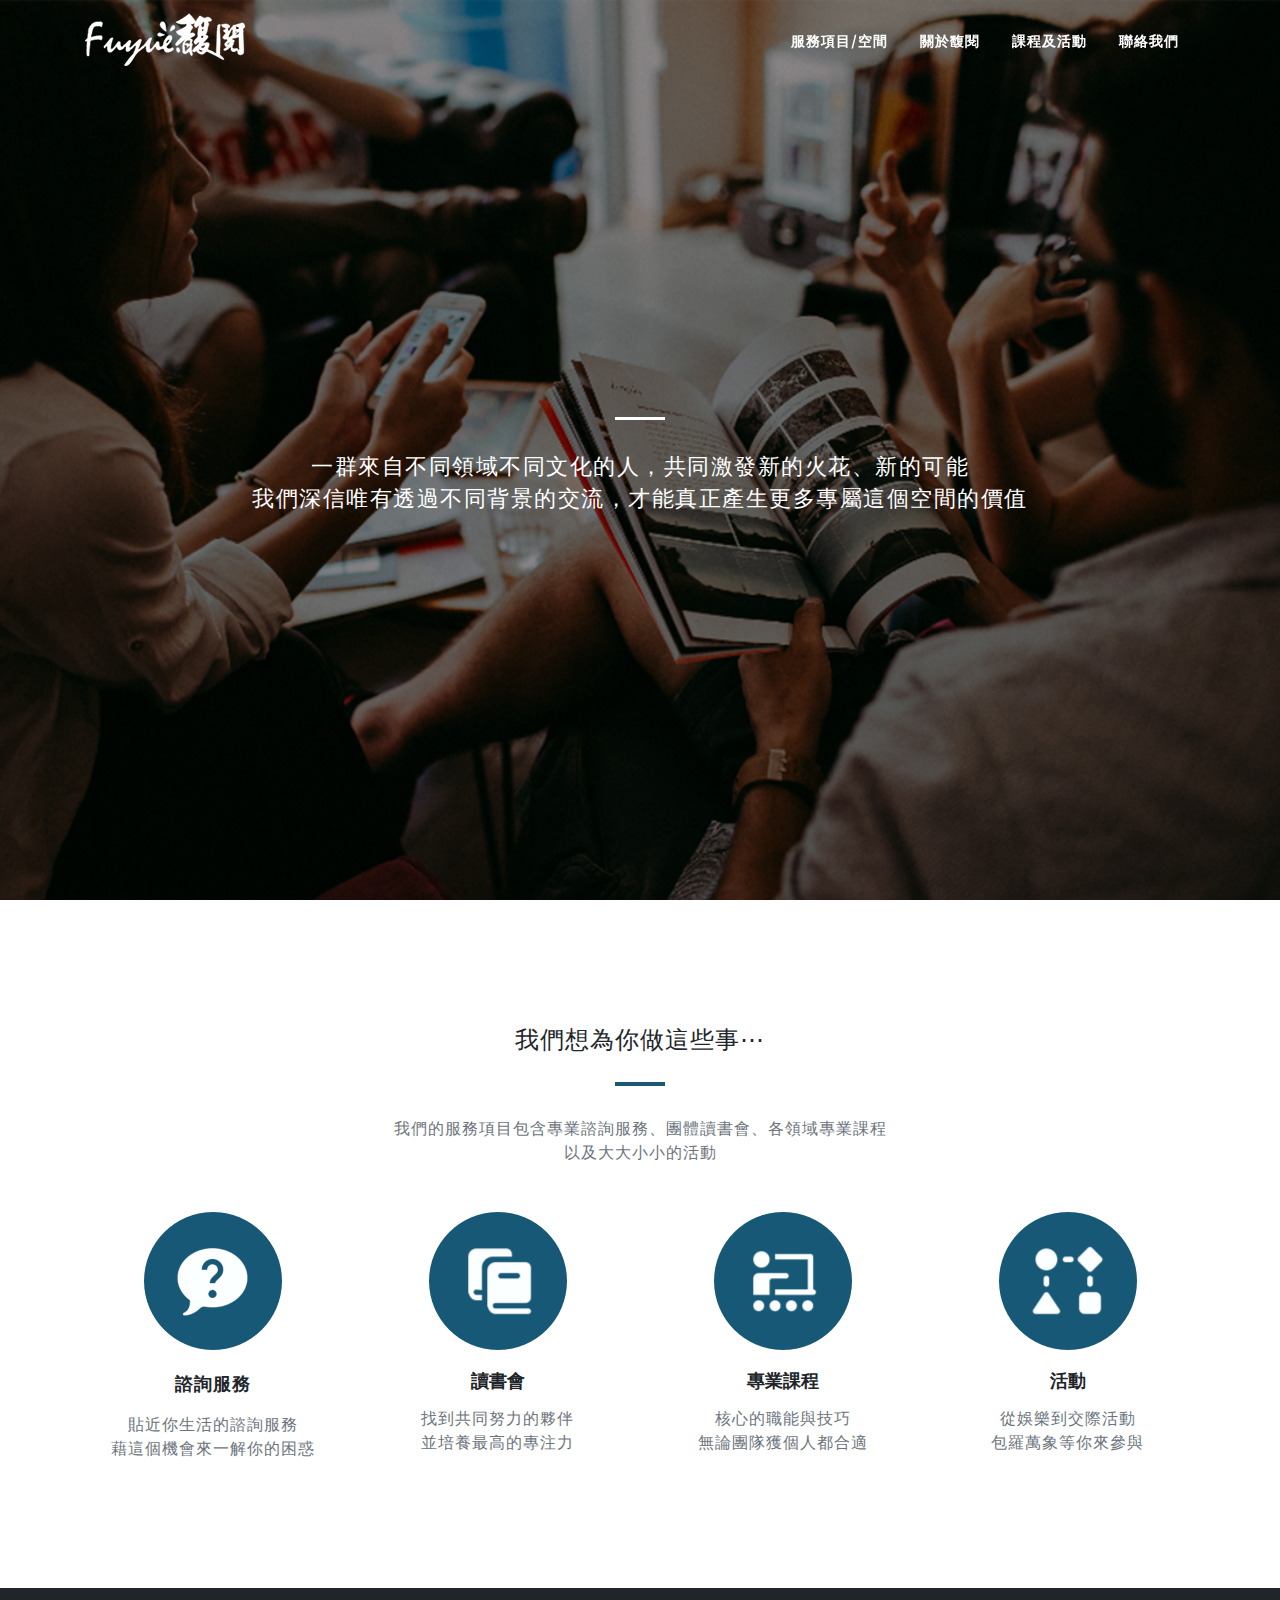
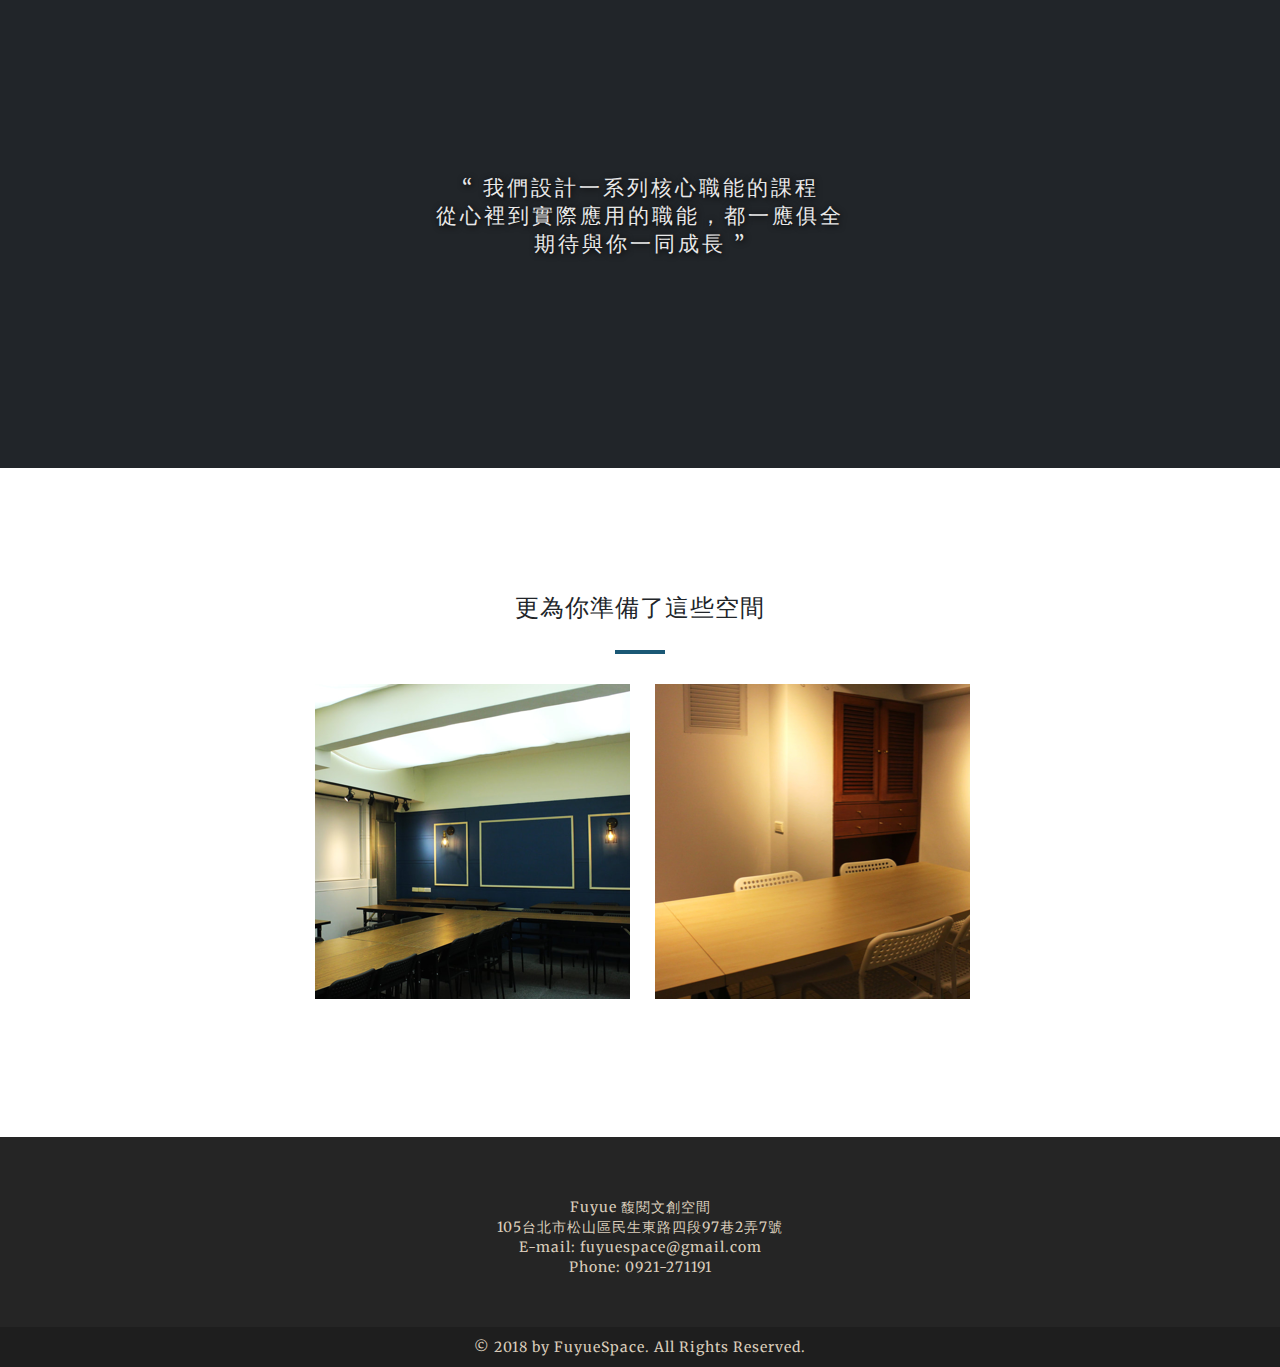
<file: web container/bootstrap/index.html>
<!DOCTYPE html>
<html lang="en">

  <head>

    <meta charset="utf-8">
    <meta name="viewport" content="width=device-width, initial-scale=1, shrink-to-fit=no">
    <meta name="description" content="">
    <meta name="author" content="">

    <title>Fuyue馥閱文創</title>

    <!-- Bootstrap core CSS -->
    <link href="css/bootstrap.min.css" rel="stylesheet">

    <!-- Custom fonts for this template -->
    <link href="css/font-awesome.min.css" rel="stylesheet" type="text/css">
    <link href='https://fonts.googleapis.com/css?family=Open+Sans:300italic,400italic,600italic,700italic,800italic,400,300,600,700,800' rel='stylesheet' type='text/css'>
    <link href='https://fonts.googleapis.com/css?family=Merriweather:400,300,300italic,400italic,700,700italic,900,900italic' rel='stylesheet' type='text/css'>

    <!-- Plugin CSS -->
    <link href="css/magnific-popup.css" rel="stylesheet">

    <!-- Custom styles for this template -->
    <link href="css/creative.min.css" rel="stylesheet">
    <link href="css/creative.css" rel="stylesheet">

  </head>

  <body id="page-top">

    <!-- Navigation -->
    <nav class="navbar navbar-expand-lg navbar-light fixed-top" id="mainNav">
      <div class="container">
        <a class="navbar-brand js-scroll-trigger" href="index.html"><img src="img/logo.png" alt=""></a>
        <button class="navbar-toggler navbar-toggler-right nav_color" type="button" data-toggle="collapse" data-target="#navbarResponsive" aria-controls="navbarResponsive" aria-expanded="false" aria-label="Toggle navigation">
          <span class="navbar-toggler-icon"></span>
        </button>
        <div class="collapse navbar-collapse" id="navbarResponsive">
          <ul class="navbar-nav ml-auto">
            <li class="nav-item">
              <a class="nav-link js-scroll-trigger" href="#">服務項目/空間</a>
            </li>
            <li class="nav-item">
              <a class="nav-link js-scroll-trigger" href="#">關於馥閱</a>
            </li>
            <li class="nav-item">
              <a class="nav-link js-scroll-trigger" href="#p">課程及活動</a>
            </li>
            <li class="nav-item">
              <a class="nav-link js-scroll-trigger" href="contact.html">聯絡我們</a>
            </li>
          </ul>
        </div>
      </div>
    </nav>

     <header class="masthead text-center text-white d-flex">
      <div class="container my-auto">
        <div class="row">
            <div class="col-lg-10 mx-auto">
              <hr>
            </div>
            <div class="col-lg-10 mx-auto">
                <p class="text-faded ">一群來自不同領域不同文化的人，共同激發新的火花、新的可能</p>
                <p class="text-faded ">我們深信唯有透過不同背景的交流，才能真正產生更多專屬這個空間的價值</p>
            </div>
        </div>
      </div>
    </header>


     <section class="service">
      <div class="container">
        <div class="row">
          <div class="col-lg-12 text-center">
            <p class="section-heading">我們想為你做這些事⋯</p>
            <hr class="hr2">
            <p class="text-muted mb-0">我們的服務項目包含專業諮詢服務、團體讀書會、各領域專業課程</p>
            <p class="text-muted mb-0">以及大大小小的活動</p>
          </div>
        </div>
      </div>
      <div class="container">
        <div class="row">
          <div class="col-lg-3 col-md-6 text-center">
            <div class="service-box mt-5 mx-auto">
              <img src="img/index_icon_ask.png" alt="">
                <p class="mb-3 serviceh">諮詢服務</p>
              <div>
                <p class="text-muted mb-0"> 貼近你生活的諮詢服務</p>
                <p class="text-muted mb-0"> 藉這個機會來一解你的困惑</p>
              </div>
            </div>
          </div>
          <div class="col-lg-3 col-md-6 text-center">
            <div class="service-box mt-5 mx-auto">
              <img src="img/index_icon_read.png" alt="">
              <h5 class="mb-3 serviceh">讀書會</h5>
              <div>
                <p class="text-muted mb-0">找到共同努力的夥伴</p></div>
                <p class="text-muted mb-0">並培養最高的專注力</p></div>
              </div>
          <div class="col-lg-3 col-md-6 text-center">
            <div class="service-box mt-5 mx-auto">
              <img src="img/index_icon_class.png" alt="">
              <h5 class="mb-3 serviceh">專業課程</h5>
              <div>
                <p class="text-muted mb-0">核心的職能與技巧</p>
                <p class="text-muted mb-0">無論團隊獲個人都合適</p>
              </div>
            </div>
          </div>
          <div class="col-lg-3 col-md-6 text-center">
            <div class="service-box mt-5 mx-auto">
              <img src="img/index_icon_activity.png" alt="">
              <h5 class="mb-3 serviceh">活動</h5>
              <div>
                <p class="text-muted mb-0">從娛樂到交際活動</p>
                <p class="text-muted mb-0">包羅萬象等你來參與</p>
              </div>
            </div>
          </div>
        </div>
        </div>
    </section>

     <section class="bg-dark text-white">
      <div class="container text-center">
        <div class="bannertext">
          <p class="mb-1">“ 我們設計一系列核心職能的課程</p>
          <p class="mb-1">從心裡到實際應用的職能，都一應俱全</p>
          <p class="mb-1">期待與你一同成長 ”</p>
        </div>
      </div>
    </section>

    <section>
      <div class="container">
        <div class="row">
          <div class="col-lg-8 mx-auto text-center">
            <p class="section-heading">更為你準備了這些空間</p>
            <hr class="hr2">
          </div>
        </div>

        <div class="row space_right">
         <div class="col-md-6">
          <div class="portfolio-box mb-2">
            <div class="space_img">
              <img class="img-fluid" src="img/index_img_bigroom.png" alt="">
              <div class="portfolio-box-caption">
                <div class="portfolio-box-caption-content">
                  <div class="project-category text-faded">
                    <p>活動教室</p>
                  </div>
                  <div class="project-name">
                    <p class="mb-3">30人以下講座、活動展演場地</p>
                    <a href="#" class="btn btn-info" role="button">More</a>
                  </div>
                </div>
              </div>
            </div>
          </div>
         </div>
         <div class="col-md-6">
          <div class="portfolio-box">
            <div class="space_img">
              <img class="img-fluid" src="img/index_img_smallroom.png" alt="">
              <div class="portfolio-box-caption">
                <div class="portfolio-box-caption-content">
                  <div class="project-category text-faded">
                    <p>會議間</p>
                  </div>
                  <div class="project-name">
                    <p class="mb-3">2-10人小型會議間</p>
                    <a href="#" class="btn btn-info" role="button">More</a>
                  </div>
                </div>
              </div>
            </div>
          </div>
        </div>

      </section>

    <footer>
      <div class=" col-lg-12 ml-auto text-center footer">
        <div class="footertext">
          <p>Fuyue 馥閱文創空間</p>
          <p>105台北市松山區民生東路四段97巷2弄7號</p>
          <p>E-mail: fuyuespace@gmail.com</p>
          <p>Phone: 0921-271191</p>
        </div>
      </div>
      <div class="col-lg-12 ml-auto text-center copyright">
          <p>&copy; 2018 by FuyueSpace. All Rights Reserved.<p>
        </div>
    </footer>



    <!-- Bootstrap core JavaScript -->
    <script src="js/jquery.min.js"></script>
    <script src="js/bootstrap.bundle.min.js"></script>

    <!-- Plugin JavaScript -->
    <script src="js/jquery.easing.min.js"></script>
    <script src="js/scrollreveal.min.js"></script>
    <script src="js/jquery.magnific-popup.min.js"></script>

    <!-- Custom scripts for this template -->
    <script src="js/creative.min.js"></script>

  </body>

</html>
</file>
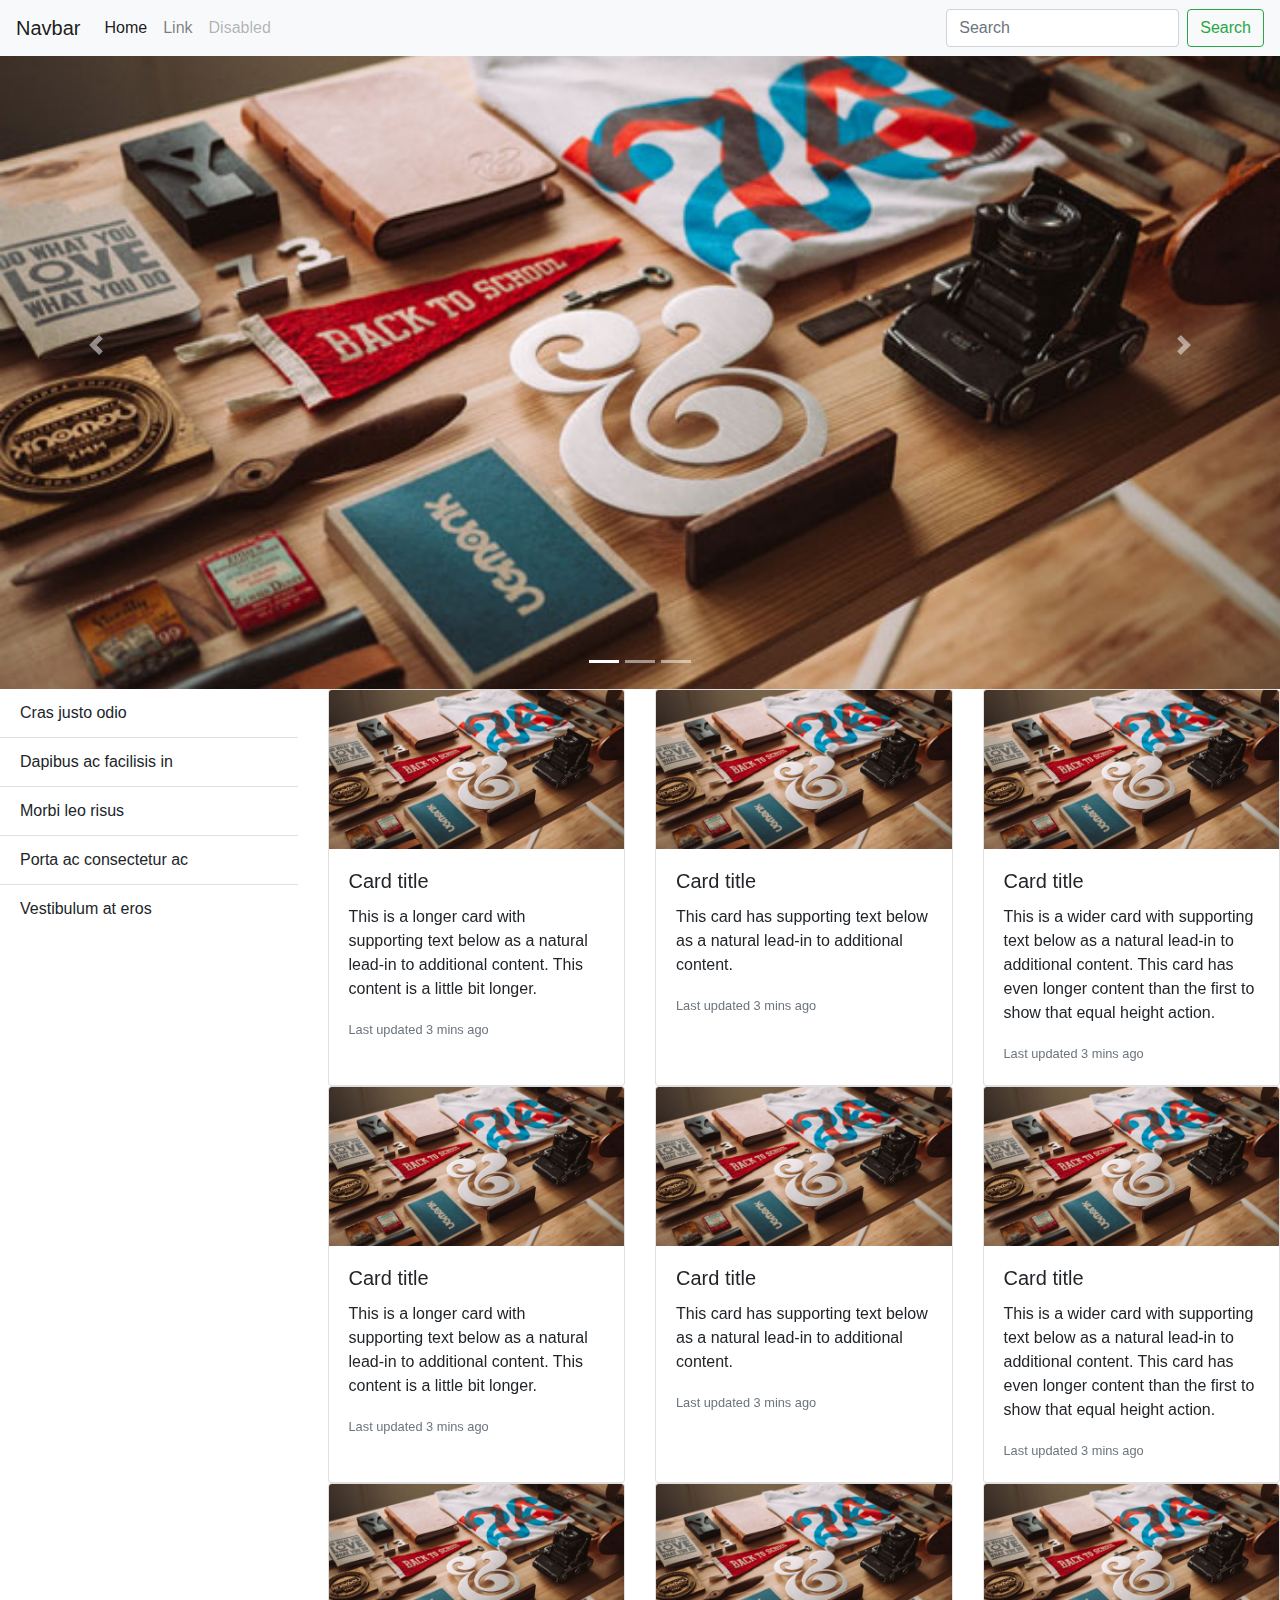
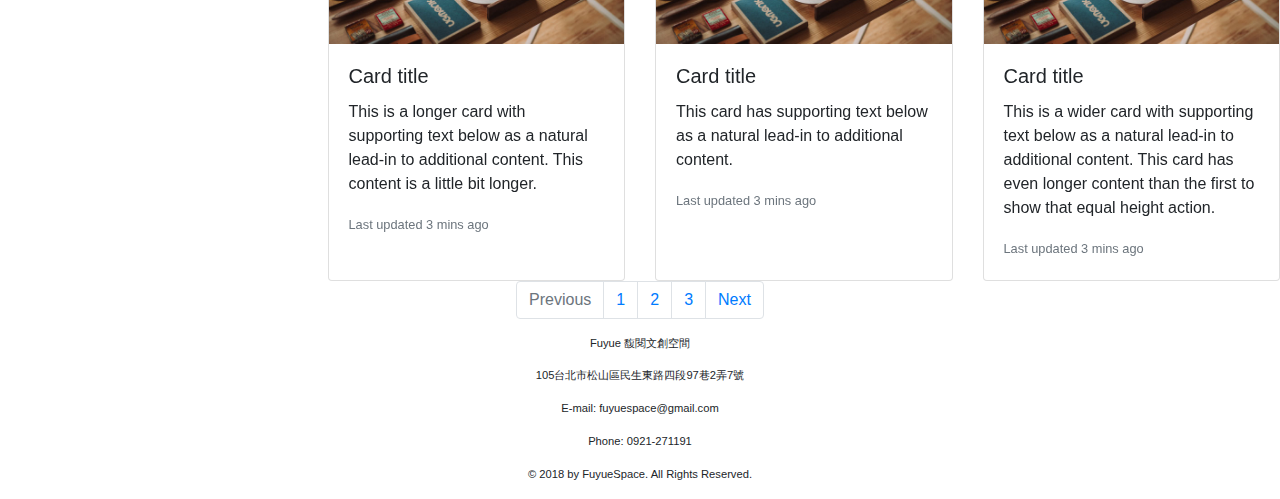
<file: web container/project/index.html>
<!DOCTYPE html>
<html lang="en">
<head>
  <title>Bootstrap Example</title>
  <meta charset="utf-8">
  <meta name="viewport" content="width=device-width, initial-scale=1">
  <link href="css/bootstrap.min.css" rel="stylesheet">
  <link href="css/main.css" rel="stylesheet">
  <script src="https://ajax.googleapis.com/ajax/libs/jquery/3.3.1/jquery.min.js"></script>
  <script src="https://maxcdn.bootstrapcdn.com/bootstrap/3.3.7/js/bootstrap.min.js"></script>
</head>
<body>

  <nav class="navbar navbar-expand-lg navbar-light bg-light fixed-top">
    <button class="navbar-toggler" type="button" data-toggle="collapse" data-target="#navbarTogglerDemo03" aria-controls="navbarTogglerDemo03" aria-expanded="false" aria-label="Toggle navigation">
      <span class="navbar-toggler-icon"></span>
    </button>
    <a class="navbar-brand" href="#">Navbar</a>

    <div class="collapse navbar-collapse" id="navbarTogglerDemo03">
      <ul class="navbar-nav mr-auto mt-2 mt-lg-0">
        <li class="nav-item active">
          <a class="nav-link" href="#">Home <span class="sr-only">(current)</span></a>
        </li>
        <li class="nav-item">
          <a class="nav-link" href="#">Link</a>
        </li>
        <li class="nav-item">
          <a class="nav-link disabled" href="#">Disabled</a>
        </li>
      </ul>
      <form class="form-inline my-2 my-lg-0">
        <input class="form-control mr-sm-2" type="search" placeholder="Search" aria-label="Search">
        <button class="btn btn-outline-success my-2 my-sm-0" type="submit">Search</button>
      </form>
    </div>
  </nav>

  <div id="carouselExampleIndicators" class="carousel slide" data-ride="carousel">
  <ol class="carousel-indicators">
    <li data-target="#carouselExampleIndicators" data-slide-to="0" class="active"></li>
    <li data-target="#carouselExampleIndicators" data-slide-to="1"></li>
    <li data-target="#carouselExampleIndicators" data-slide-to="2"></li>
  </ol>
  <div class="carousel-inner">
    <div class="carousel-item active">
      <img class="d-block w-100" src="img/1.jpg" alt="First slide">
    </div>
    <div class="carousel-item">
      <img class="d-block w-100" src="img/2.jpg" alt="Second slide">
    </div>
    <div class="carousel-item">
      <img class="d-block w-100" src="img/3.jpg" alt="Third slide">
    </div>
  </div>
  <a class="carousel-control-prev" href="#carouselExampleIndicators" role="button" data-slide="prev">
    <span class="carousel-control-prev-icon" aria-hidden="true"></span>
    <span class="sr-only">Previous</span>
  </a>
  <a class="carousel-control-next" href="#carouselExampleIndicators" role="button" data-slide="next">
    <span class="carousel-control-next-icon" aria-hidden="true"></span>
    <span class="sr-only">Next</span>
  </a>
</div>

<div class="row">

  <div class="col-lg-3 ">
   <ul class="list-group list-group-flush">
      <li class="list-group-item">Cras justo odio</li>
      <li class="list-group-item">Dapibus ac facilisis in</li>
      <li class="list-group-item">Morbi leo risus</li>
      <li class="list-group-item">Porta ac consectetur ac</li>
      <li class="list-group-item">Vestibulum at eros</li>
   </ul>
  </div>

  <div class="col-lg-9">
    <div class="card-deck">
      <div class="card">
        <img class="card-img-top" src="img/1.jpg" alt="Card image cap">
        <div class="card-body">
          <h5 class="card-title">Card title</h5>
          <p class="card-text">This is a longer card with supporting text below as a natural lead-in to additional content. This content is a little bit longer.</p>
          <p class="card-text"><small class="text-muted">Last updated 3 mins ago</small></p>
        </div>
      </div>
      <div class="card">
        <img class="card-img-top" src="img/1.jpg" alt="Card image cap">
        <div class="card-body">
          <h5 class="card-title">Card title</h5>
          <p class="card-text">This card has supporting text below as a natural lead-in to additional content.</p>
          <p class="card-text"><small class="text-muted">Last updated 3 mins ago</small></p>
        </div>
      </div>
      <div class="card">
        <img class="card-img-top" src="img/1.jpg" alt="Card image cap">
        <div class="card-body">
          <h5 class="card-title">Card title</h5>
          <p class="card-text">This is a wider card with supporting text below as a natural lead-in to additional content. This card has even longer content than the first to show that equal height action.</p>
          <p class="card-text"><small class="text-muted">Last updated 3 mins ago</small></p>
        </div>
      </div>
    </div>

    <div class="card-deck">
      <div class="card">
        <img class="card-img-top" src="img/1.jpg" alt="Card image cap">
        <div class="card-body">
          <h5 class="card-title">Card title</h5>
          <p class="card-text">This is a longer card with supporting text below as a natural lead-in to additional content. This content is a little bit longer.</p>
          <p class="card-text"><small class="text-muted">Last updated 3 mins ago</small></p>
        </div>
      </div>
      <div class="card">
        <img class="card-img-top" src="img/1.jpg" alt="Card image cap">
        <div class="card-body">
          <h5 class="card-title">Card title</h5>
          <p class="card-text">This card has supporting text below as a natural lead-in to additional content.</p>
          <p class="card-text"><small class="text-muted">Last updated 3 mins ago</small></p>
        </div>
      </div>
      <div class="card">
        <img class="card-img-top" src="img/1.jpg" alt="Card image cap">
        <div class="card-body">
          <h5 class="card-title">Card title</h5>
          <p class="card-text">This is a wider card with supporting text below as a natural lead-in to additional content. This card has even longer content than the first to show that equal height action.</p>
          <p class="card-text"><small class="text-muted">Last updated 3 mins ago</small></p>
        </div>
      </div>
    </div>
    <div class="card-deck">
      <div class="card">
        <img class="card-img-top" src="img/1.jpg" alt="Card image cap">
        <div class="card-body">
          <h5 class="card-title">Card title</h5>
          <p class="card-text">This is a longer card with supporting text below as a natural lead-in to additional content. This content is a little bit longer.</p>
          <p class="card-text"><small class="text-muted">Last updated 3 mins ago</small></p>
        </div>
      </div>
      <div class="card">
        <img class="card-img-top" src="img/1.jpg" alt="Card image cap">
        <div class="card-body">
          <h5 class="card-title">Card title</h5>
          <p class="card-text">This card has supporting text below as a natural lead-in to additional content.</p>
          <p class="card-text"><small class="text-muted">Last updated 3 mins ago</small></p>
        </div>
      </div>
      <div class="card">
        <img class="card-img-top" src="img/1.jpg" alt="Card image cap">
        <div class="card-body">
          <h5 class="card-title">Card title</h5>
          <p class="card-text">This is a wider card with supporting text below as a natural lead-in to additional content. This card has even longer content than the first to show that equal height action.</p>
          <p class="card-text"><small class="text-muted">Last updated 3 mins ago</small></p>
        </div>
      </div>
    </div>

  </div>
</div>



<nav aria-label="Page navigation example">
  <ul class="pagination justify-content-center">
    <li class="page-item disabled">
      <a class="page-link" href="#" tabindex="-1">Previous</a>
    </li>
    <li class="page-item"><a class="page-link" href="#">1</a></li>
    <li class="page-item"><a class="page-link" href="#">2</a></li>
    <li class="page-item"><a class="page-link" href="#">3</a></li>
    <li class="page-item">
      <a class="page-link" href="#">Next</a>
    </li>
  </ul>
</nav>

</body>
<footer>

  <div class=" col-lg-12 ml-auto text-center footer">
    <div class="footer-items">
      <p>Fuyue 馥閱文創空間</p>
      <p>105台北市松山區民生東路四段97巷2弄7號</p>
      <p>E-mail: fuyuespace@gmail.com</p>
      <p>Phone: 0921-271191</p>
      <p>&copy; 2018 by FuyueSpace. All Rights Reserved.<p>
    </div>
  </div>
</footer>

<script src="js/jquery.min.js"></script>
<script src="js/bootstrap.bundle.min.js"></script>
</html>
</file>
<file: web container/project/css/main.css>
.font{
  color:black;
}

.footer{

}

.footer-items{
  font-size: 0.7em;
}
</file>
<file: web container/bootstrap/css/creative.min.css>
body,html{width:100%;height:100%}body{font-family:Merriweather,'Helvetica Neue',Arial,sans-serif}hr{max-width:50px;border-width:3px;border-color:#1a5875}hr.light{border-color:#fff}a{color:#f05f40;-webkit-transition:all .2s;-moz-transition:all .2s;transition:all .2s}a:hover{color:#1a5875}h1,h2,h3,h4,h5,h6{font-family:'Open Sans','Helvetica Neue',Arial,sans-serif}.bg-primary{background-color:#f05f40!important}.bg-dark{background-color:#212529!important}.text-faded{color:rgba(255,255,255,.7)}section{padding:8rem 0}.section-heading{margin-top:0}::-moz-selection{color:#fff;background:#212529;text-shadow:none}::selection{color:#fff;background:#212529;text-shadow:none}img::selection{color:#fff;background:0 0}img::-moz-selection{color:#fff;background:0 0}#mainNav{border-bottom:1px solid rgba(33,37,41,.1);background-color:#fff;font-family:'Open Sans','Helvetica Neue',Arial,sans-serif;-webkit-transition:all .2s;-moz-transition:all .2s;transition:all .2s}#mainNav .navbar-brand{font-weight:700;text-transform:uppercase;color:#f05f40;font-family:'Open Sans','Helvetica Neue',Arial,sans-serif}#mainNav .navbar-brand:focus,#mainNav .navbar-brand:hover{color:#f05f40}#mainNav .navbar-nav>li.nav-item>a.nav-link,#mainNav .navbar-nav>li.nav-item>a.nav-link:focus{font-size:.9rem;font-weight:700;text-transform:uppercase;color:#212529}#mainNav .navbar-nav>li.nav-item>a.nav-link:focus:hover,#mainNav .navbar-nav>li.nav-item>a.nav-link:hover{color:#f05f40}#mainNav .navbar-nav>li.nav-item>a.nav-link.active,#mainNav .navbar-nav>li.nav-item>a.nav-link:focus.active{color:#f05f40!important;background-color:transparent}#mainNav .navbar-nav>li.nav-item>a.nav-link.active:hover,#mainNav .navbar-nav>li.nav-item>a.nav-link:focus.active:hover{background-color:transparent}@media (min-width:992px){#mainNav{border-color:transparent;background-color:transparent}#mainNav .navbar-brand{color:rgba(255,255,255,.7)}#mainNav .navbar-brand:focus,#mainNav .navbar-brand:hover{color:#fff}#mainNav .navbar-nav>li.nav-item>a.nav-link{padding:.5rem 1rem}#mainNav .navbar-nav>li.nav-item>a.nav-link,#mainNav .navbar-nav>li.nav-item>a.nav-link:focus{color:rgba(255,255,255,.7)}#mainNav .navbar-nav>li.nav-item>a.nav-link:focus:hover,#mainNav .navbar-nav>li.nav-item>a.nav-link:hover{color:#fff}#mainNav.navbar-shrink{border-bottom:1px solid rgba(33,37,41,.1);background-color:#fff}#mainNav.navbar-shrink .navbar-brand{color:#f05f40}#mainNav.navbar-shrink .navbar-brand:focus,#mainNav.navbar-shrink .navbar-brand:hover{color:#f05f40}#mainNav.navbar-shrink .navbar-nav>li.nav-item>a.nav-link,#mainNav.navbar-shrink .navbar-nav>li.nav-item>a.nav-link:focus{color:#212529}#mainNav.navbar-shrink .navbar-nav>li.nav-item>a.nav-link:focus:hover,#mainNav.navbar-shrink .navbar-nav>li.nav-item>a.nav-link:hover{color:#f05f40}}header.masthead{padding-top:10rem;padding-bottom:calc(10rem - 56px);background-image:url(../img/header.jpg);background-position:center center;-webkit-background-size:cover;-moz-background-size:cover;-o-background-size:cover;background-size:cover}header.masthead hr{margin-top:30px;margin-bottom:30px}header.masthead h1{font-size:2rem}header.masthead p{font-weight:300}@media (min-width:768px){header.masthead p{font-size:1.15rem}}@media (min-width:992px){header.masthead{height:100vh;min-height:650px;padding-top:0;padding-bottom:0}header.masthead h1{font-size:3rem}}@media (min-width:1200px){header.masthead h1{font-size:4rem}}.service-box{max-width:400px}.portfolio-box{position:relative;display:block;max-width:650px;margin:0 auto}.portfolio-box .portfolio-box-caption{position:absolute;bottom:0;display:block;width:100%;height:100%;text-align:center;opacity:0;color:#fff;background:rgba(240,95,64,.9);-webkit-transition:all .2s;-moz-transition:all .2s;transition:all .2s}.portfolio-box .portfolio-box-caption .portfolio-box-caption-content{position:absolute;top:50%;width:100%;transform:translateY(-50%);text-align:center}.portfolio-box .portfolio-box-caption .portfolio-box-caption-content .project-category,.portfolio-box .portfolio-box-caption .portfolio-box-caption-content .project-name{padding:0 15px;font-family:'Open Sans','Helvetica Neue',Arial,sans-serif}.portfolio-box .portfolio-box-caption .portfolio-box-caption-content .project-category{font-size:14px;font-weight:600;text-transform:uppercase}.portfolio-box .portfolio-box-caption .portfolio-box-caption-content .project-name{font-size:18px}.portfolio-box:hover .portfolio-box-caption{opacity:1}.portfolio-box:focus{outline:0}@media (min-width:768px){.portfolio-box .portfolio-box-caption .portfolio-box-caption-content .project-category{font-size:16px}.portfolio-box .portfolio-box-caption .portfolio-box-caption-content .project-name{font-size:22px}}.text-primary{color:#f05f40!important}.btn{font-weight:700;text-transform:uppercase;border:none;border-radius:300px;font-family:'Open Sans','Helvetica Neue',Arial,sans-serif}.btn-xl{padding:1rem 2rem}.btn-primary{background-color:#f05f40;border-color:#f05f40}.btn-primary:active,.btn-primary:focus,.btn-primary:hover{color:#fff;background-color:#ee4b28!important}.btn-primary:active,.btn-primary:focus{box-shadow:0 0 0 .2rem rgba(240,95,64,.5)!important}
</file>
<file: web container/bootstrap/css/creative.css>
/* http://meyerweb.com/eric/tools/css/reset/ 
   v2.0 | 20110126
   License: none (public domain)
*/

html, body, div, span, applet, object, iframe,
h1, h2, h3, h4, h5, h6, p, blockquote, pre,
a, abbr, acronym, address, big, cite, code,
del, dfn, em, img, ins, kbd, q, s, samp,
small, strike, strong, sub, sup, tt, var,
b, u, i, center,
dl, dt, dd, ol, ul, li,
fieldset, form, label, legend,
table, caption, tbody, tfoot, thead, tr, th, td,
article, aside, canvas, details, embed, 
figure, figcaption, footer, header, hgroup, 
menu, nav, output, ruby, section, summary,
time, mark, audio, video {
  margin: 0;
  padding: 0;
  border: 0;
  font-size: 100%;
  font: inherit;
  vertical-align: baseline;
}
/* HTML5 display-role reset for older browsers */
article, aside, details, figcaption, figure, 
footer, header, hgroup, menu, nav, section {
  display: block;
}
body {
  line-height: 1;
}
ol, ul {
  list-style: none;
}
blockquote, q {
  quotes: none;
}
blockquote:before, blockquote:after,
q:before, q:after {
  content: '';
  content: none;
}
table {
  border-collapse: collapse;
  border-spacing: 0;
}

/*css reset*/


body,
html {
  width: 100%;
  height: 100%;
}

body {
  font-family:'PingFangSC-Regular','Microsoft JhengHei','Merriweather', 'Helvetica Neue', Arial, sans-serif;
}

hr {
  max-width: 50px;
  border-width: 3px;
  border-color: #fff;
}



.hr2 {
  max-width: 50px;
  border-width: 4px;
  border-color: #1a5875;
  margin-top: 30px;
  margin-bottom: 30px;
}

.hr3 {
  max-width: 100%;
  border-width: 2px;
  border-color: gray;
  margin-top: 30px;
  margin-bottom: 30px;
}

hr.light {
  border-color: #fff;
}

/*a {
  color: 1a5875;
  -webkit-transition: all 0.2s;
  -moz-transition: all 0.2s;
  transition: all 0.2s;
}

a:hover {
  color: 1a5875;
}*/
a,
p,
h1,
h2,
h3,
h4,
h5,
h6,
button {
  font-family:'PingFangSC-Regular','Microsoft JhengHei','Merriweather', 'Helvetica Neue', Arial, sans-serif;
}

p{
  line-height: 24px;
  letter-spacing: 1px;
}


.bg-dark {
  background-image:url(../img/index_img_banner.png);
  background-size: cover;
  height: 480px;
  background-attachment:fixed;

}

.text-faded {
  color:#fff;
  margin-bottom:0em;
}

section {
  padding: 8rem 0;
}

.section-heading {
  margin-top: 0;
  margin-bottom: 20px;
  font-size: 1.5em;
}

::-moz-selection {
  color: #fff;
  background: #212529;
  text-shadow: none;
}

::selection {
  color: #fff;
  background: #212529;
  text-shadow: none;
}

img::selection {
  color: #fff;
  background: transparent;
}

img::-moz-selection {
  color: #fff;
  background: transparent;
}

.mainnav_bg{
  background-color: #000;
  opacity: 0.8;
  background-attachment: fixed;
  width: 100%;

}

#mainNav_2 {
  border-bottom: 1px solid rgba(33, 37, 41, 0.1);
  background-color: #000;
  opacity: 0.9;
  font-family: 'Open Sans', 'Helvetica Neue', Arial, sans-serif;
  -webkit-transition: all 0.2s;
  -moz-transition: all 0.2s;
  transition: all 0.2s;
}

#mainNav {
  border-bottom: 1px solid rgba(33, 37, 41, 0.1);
  background-color: #000;
  font-family: 'Open Sans', 'Helvetica Neue', Arial, sans-serif;
  -webkit-transition: all 0.2s;
  -moz-transition: all 0.2s;
  transition: all 0.2s;
}

#mainNav,#mainNav_2 .navbar-brand {
  font-weight: 700;
  text-transform: uppercase;
  color: #1a5875;
  font-family: 'Open Sans', 'Helvetica Neue', Arial, sans-serif;
}

#mainNav .navbar-brand:focus, #mainNav .navbar-brand:hover {
  color: #1a5875;
}

#mainNav .navbar-nav > li.nav-item > a.nav-link,
#mainNav .navbar-nav > li.nav-item > a.nav-link:focus {
  font-size: .9rem;
  font-weight: 700;
  text-transform: uppercase;
  color:#fff;
}

#mainNav_2 .navbar-nav > li.nav-item > a.nav-link,
#mainNav_2 .navbar-nav > li.nav-item > a.nav-link:focus {
  font-size: .9rem;
  font-weight: 700;
  text-transform: uppercase;
  color:#fff;
}

#mainNav .navbar-nav > li.nav-item > a.nav-link:hover,
#mainNav .navbar-nav > li.nav-item > a.nav-link:focus:hover {
  color: #1a5875;
}

#mainNav_2 .navbar-nav > li.nav-item > a.nav-link:hover,
#mainNav_2 .navbar-nav > li.nav-item > a.nav-link:focus:hover {
  color: #1a5875;
}

#mainNav .navbar-nav > li.nav-item > a.nav-link.active,
#mainNav .navbar-nav > li.nav-item > a.nav-link:focus.active {
  color: #1a5875 !important;
  background-color: transparent;
}

#mainNav .navbar-nav > li.nav-item > a.nav-link.active:hover,
#mainNav .navbar-nav > li.nav-item > a.nav-link:focus.active:hover {
  background-color: transparent;
}

@media (min-width: 992px) {
  #mainNav {
    border-color: transparent;
    background-color: transparent;
  }

/*  @media (min-width: 992px) {
  #mainNav_2 {
    border-color:gray;
    background-color: #000;
    opacity: 0.8;
  }*/

  #mainNav .navbar-brand {
    color: rgba(255, 255, 255, 0.7);
  }
  #mainNav .navbar-brand:focus, #mainNav .navbar-brand:hover {
    color: #fff;
  }
  #mainNav .navbar-nav > li.nav-item > a.nav-link {
    padding: 0.5rem 1rem;
  }
  #mainNav,#mainNav_2 .navbar-nav > li.nav-item > a.nav-link,
  #mainNav,#mainNav_2 .navbar-nav > li.nav-item > a.nav-link:focus {
    color: #f7f8f8;
    letter-spacing: 1px;
  }
  #mainNav .navbar-nav > li.nav-item > a.nav-link:hover,
  #mainNav .navbar-nav > li.nav-item > a.nav-link:focus:hover {
    color: #fff;
  }
  
  #mainNav_2 .navbar-nav > li.nav-item > a.nav-link:hover,
  #mainNav_2 .navbar-nav > li.nav-item > a.nav-link:focus:hover {
    color: #1a5875;
  }

  #mainNav.navbar-shrink {
    border-bottom: 1px solid rgba(33, 37, 41, 0.1);
    background-color: #000;
    opacity: 0.8;
  }
  #mainNav,#mainNav_2 .navbar-shrink .navbar-brand {
    color: #f7f8f8;
  }
  #mainNav.navbar-shrink .navbar-brand:focus, #mainNav.navbar-shrink .navbar-brand:hover {
    color: #f7f8f8;
  }
  #mainNav.navbar-shrink .navbar-nav > li.nav-item > a.nav-link,
  #mainNav.navbar-shrink .navbar-nav > li.nav-item > a.nav-link:focus {
    color: #f7f8f8;
  }
  #mainNav.navbar-shrink .navbar-nav > li.nav-item > a.nav-link:hover,
  #mainNav.navbar-shrink .navbar-nav > li.nav-item > a.nav-link:focus:hover {
    color: #f7f8f8;
  }
}

header.masthead {
  padding-top: 10rem;
  padding-bottom: calc(10rem - 56px);
  background-image: url("../img/index_img_top.png");
  background-attachment: fixed;
 /* background-position: center center;*/
  -webkit-background-size: cover;
  -moz-background-size: cover;
  -o-background-size: cover;
  background-size: cover;
}

header.masthead hr {
  margin-top: 30px;
  margin-bottom: 30px;
}

header.masthead h1 {
  font-size: 2rem;
}

header.masthead p {
  letter-spacing: 1.5px;
  line-height: 24px;
}

@media (min-width: 768px) {
  header.masthead p {
    font-size: 1.4rem;
    line-height: 32px;
  }
}

@media (min-width: 992px) {
  header.masthead {
    height: 100vh;
    min-height: 650px;
    padding-top: 0;
    padding-bottom: 0;
  }
  header.masthead h1 {
    font-size: 3rem;
  }
}

@media (min-width: 1200px) {
  header.masthead h1 {
    font-size: 4rem;
  }
}

.service-box {
  max-width: 400px;
}

.portfolio-box {
  position: relative;
  display: block;
  max-width: 315px;
  margin: 0 auto;
}

.portfolio-box .portfolio-box-caption {
  position: absolute;
  bottom: 0;
  display: block;
  width: 315px;
  height: 100%;
  text-align: center;
  opacity: 0;
  color: #fff;
  background: rgba(0, 0, 0, 0.6);
  -webkit-transition: all 0.2s;
  -moz-transition: all 0.2s;
  transition: all 0.2s;
}

.portfolio-box .portfolio-box-caption .portfolio-box-caption-content {
  position: absolute;
  top: 50%;
  width: 315px;
  transform: translateY(-50%);
  text-align: center;
}

.portfolio-box .portfolio-box-caption .portfolio-box-caption-content .project-category,
.portfolio-box .portfolio-box-caption .portfolio-box-caption-content .project-name {
  padding: 0 15px;
  font-family: 'Open Sans', 'Helvetica Neue', Arial, sans-serif;
}

.portfolio-box .portfolio-box-caption .portfolio-box-caption-content .project-category {
  font-size: 16px;
  font-weight: 600;
  text-transform: uppercase;
}

.portfolio-box .portfolio-box-caption .portfolio-box-caption-content .project-name {
  font-size: 14px;
}

.portfolio-box:hover .portfolio-box-caption {
  opacity: 1;
}

.portfolio-box:focus {
  outline: none;
}

@media (min-width: 768px) {
  .portfolio-box .portfolio-box-caption .portfolio-box-caption-content .project-category {
    font-size: 16px;
  }
  .portfolio-box .portfolio-box-caption .portfolio-box-caption-content .project-name {
    font-size: 14px;
  }
}



.serviceh{
  margin-top: 20px;
  font-size: 18px;
  font-weight: 600;
}

.bannertext{
  margin-top: 60px;
}

.bannertext p {
  font-size: 1.3em;
  letter-spacing: 3px;
  color:#e8e8e8;
  text-shadow:1px 1px 6px black;
}

.top{
  margin-top: 100px;
}

.top p{
  letter-spacing: 1.5px;
  color:#e8e8e8;

}

.footer{
  height: 190px;
  background-color: #252525;
  width: 100%;
  padding: 60px;
}

.footer p,.copyright p{
  color: #dacdbb;
  font-size: 14px;
  line-height: 20px;
  letter-spacing: 1px;
  

}

.copyright{
  background-color: #1e1e1e;
  height: 40px;
  width: 100%;
  padding: 10px;
}

.service{
  background-color: #fff;
}

.contact_text{
  font-family:JhengHei;
  font-size: 14px;
  line-height: 8px;
}

.space_img{
  width: 315px;
  height: auto;
}

.space_right{
  padding-right: 230px;
  padding-left: 230px;
}

.nav_color{
  color:#fff!important;
  border-color:#fff!important;
  background-color:#fff!important;
}

.btn_color{
  background-color: #301f19;
  height: 45px;
  font-size: 12px;
  letter-spacing: 1px;
  float: right;
}


/*手機版*/

@media(max-width: 1200px) {
  .space_right{
    padding: 0px;
  }
}
</file>
